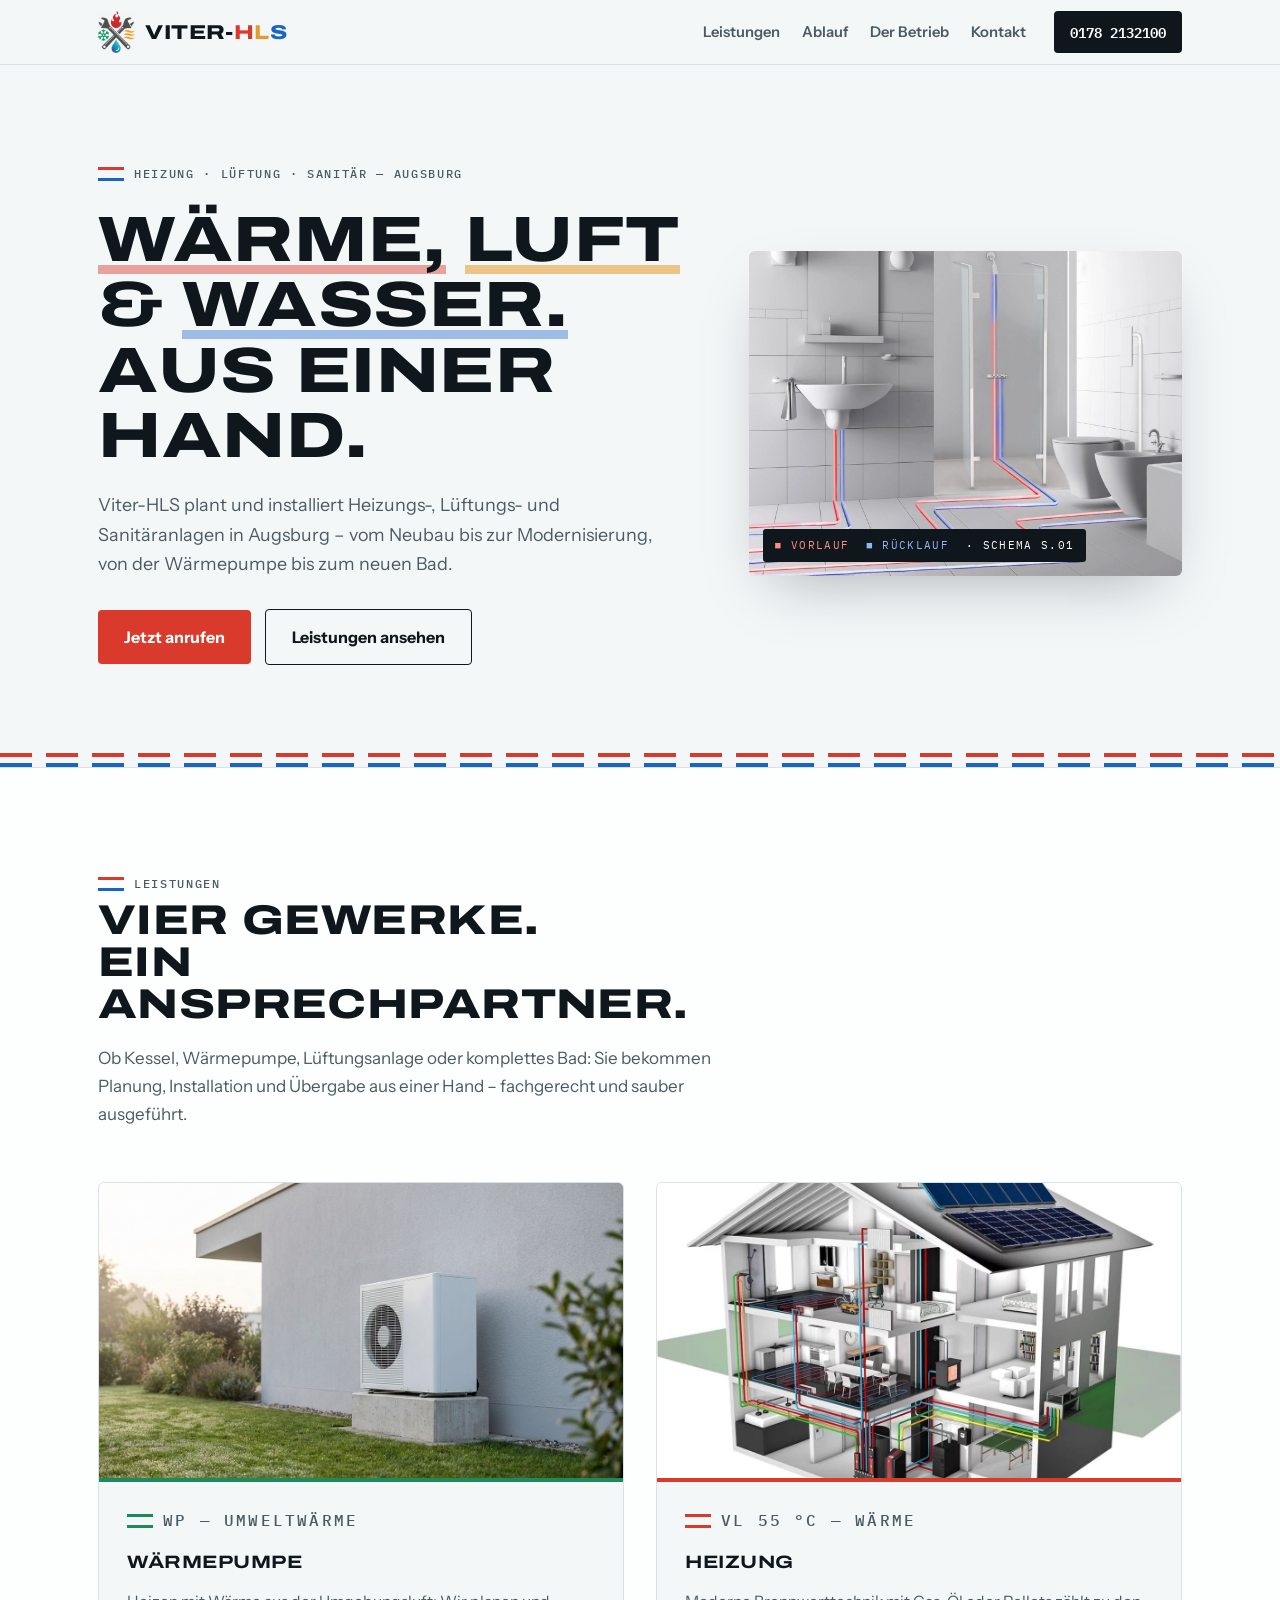
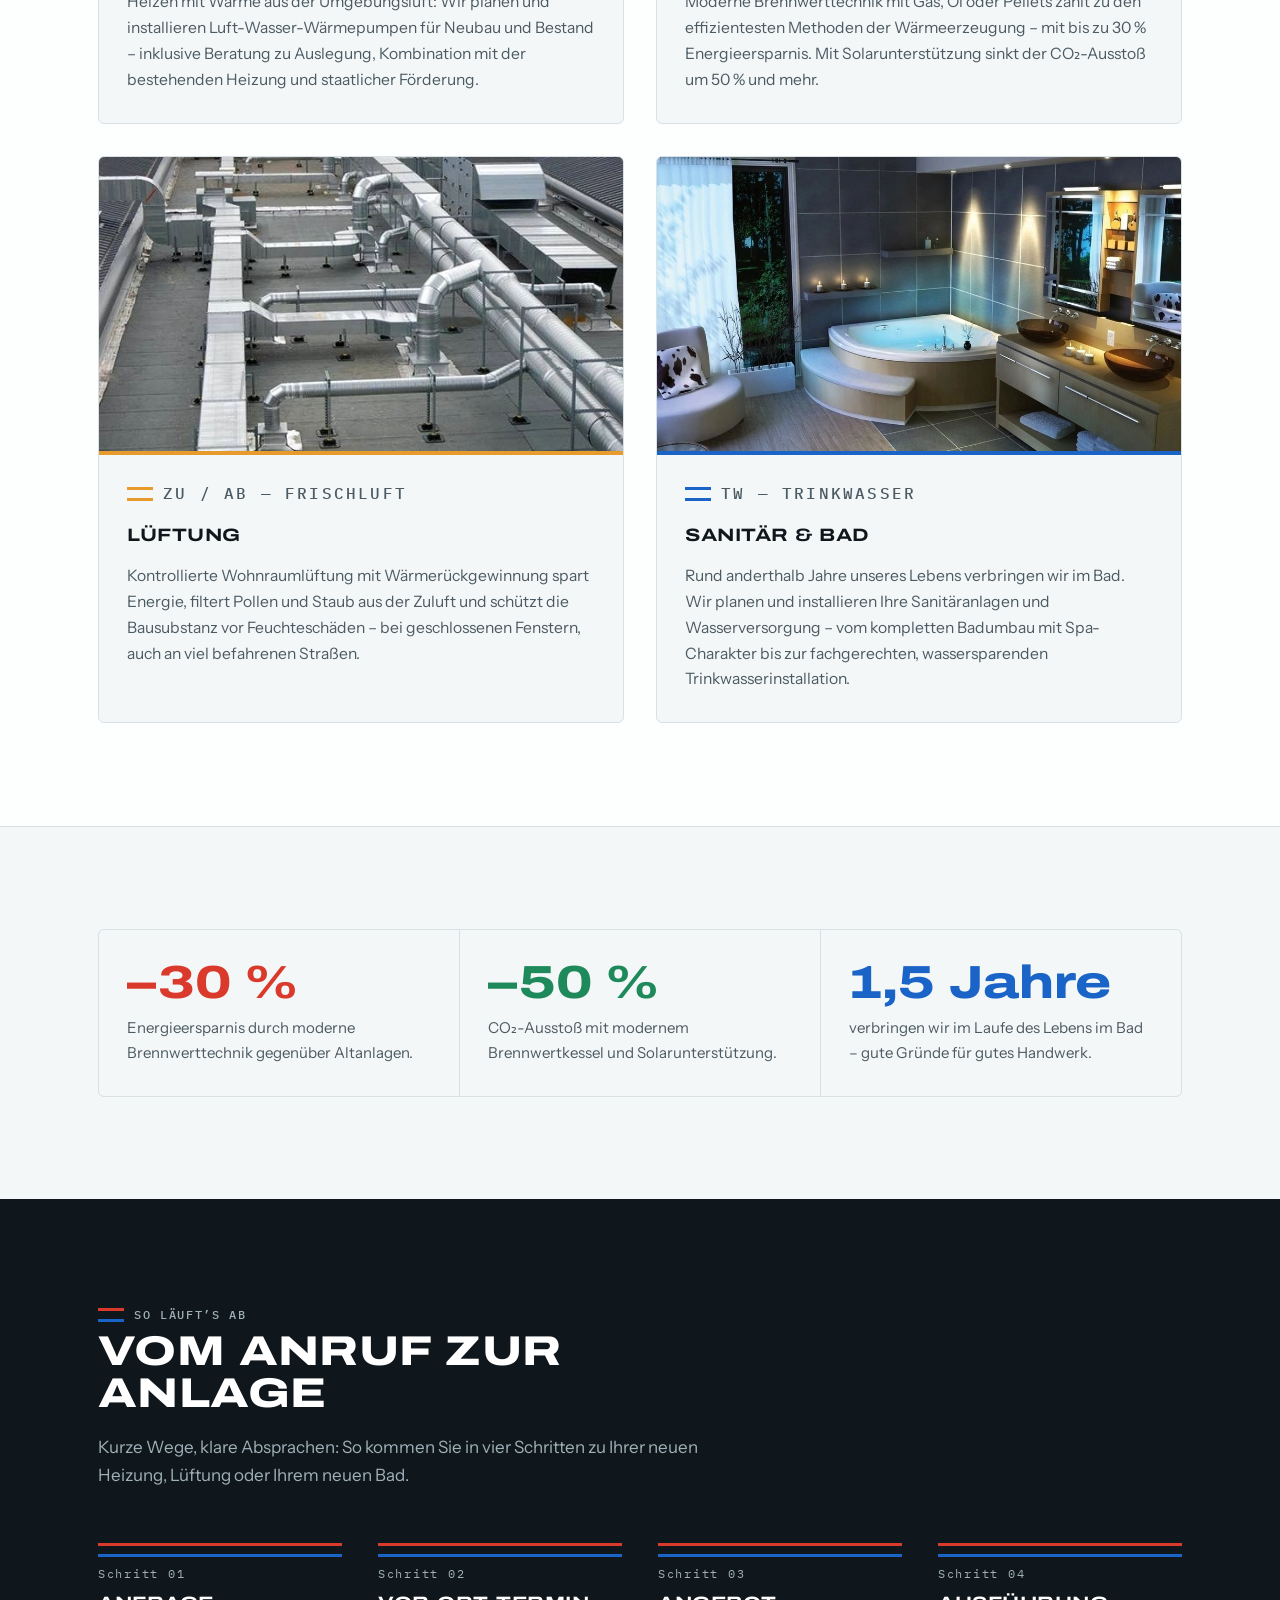
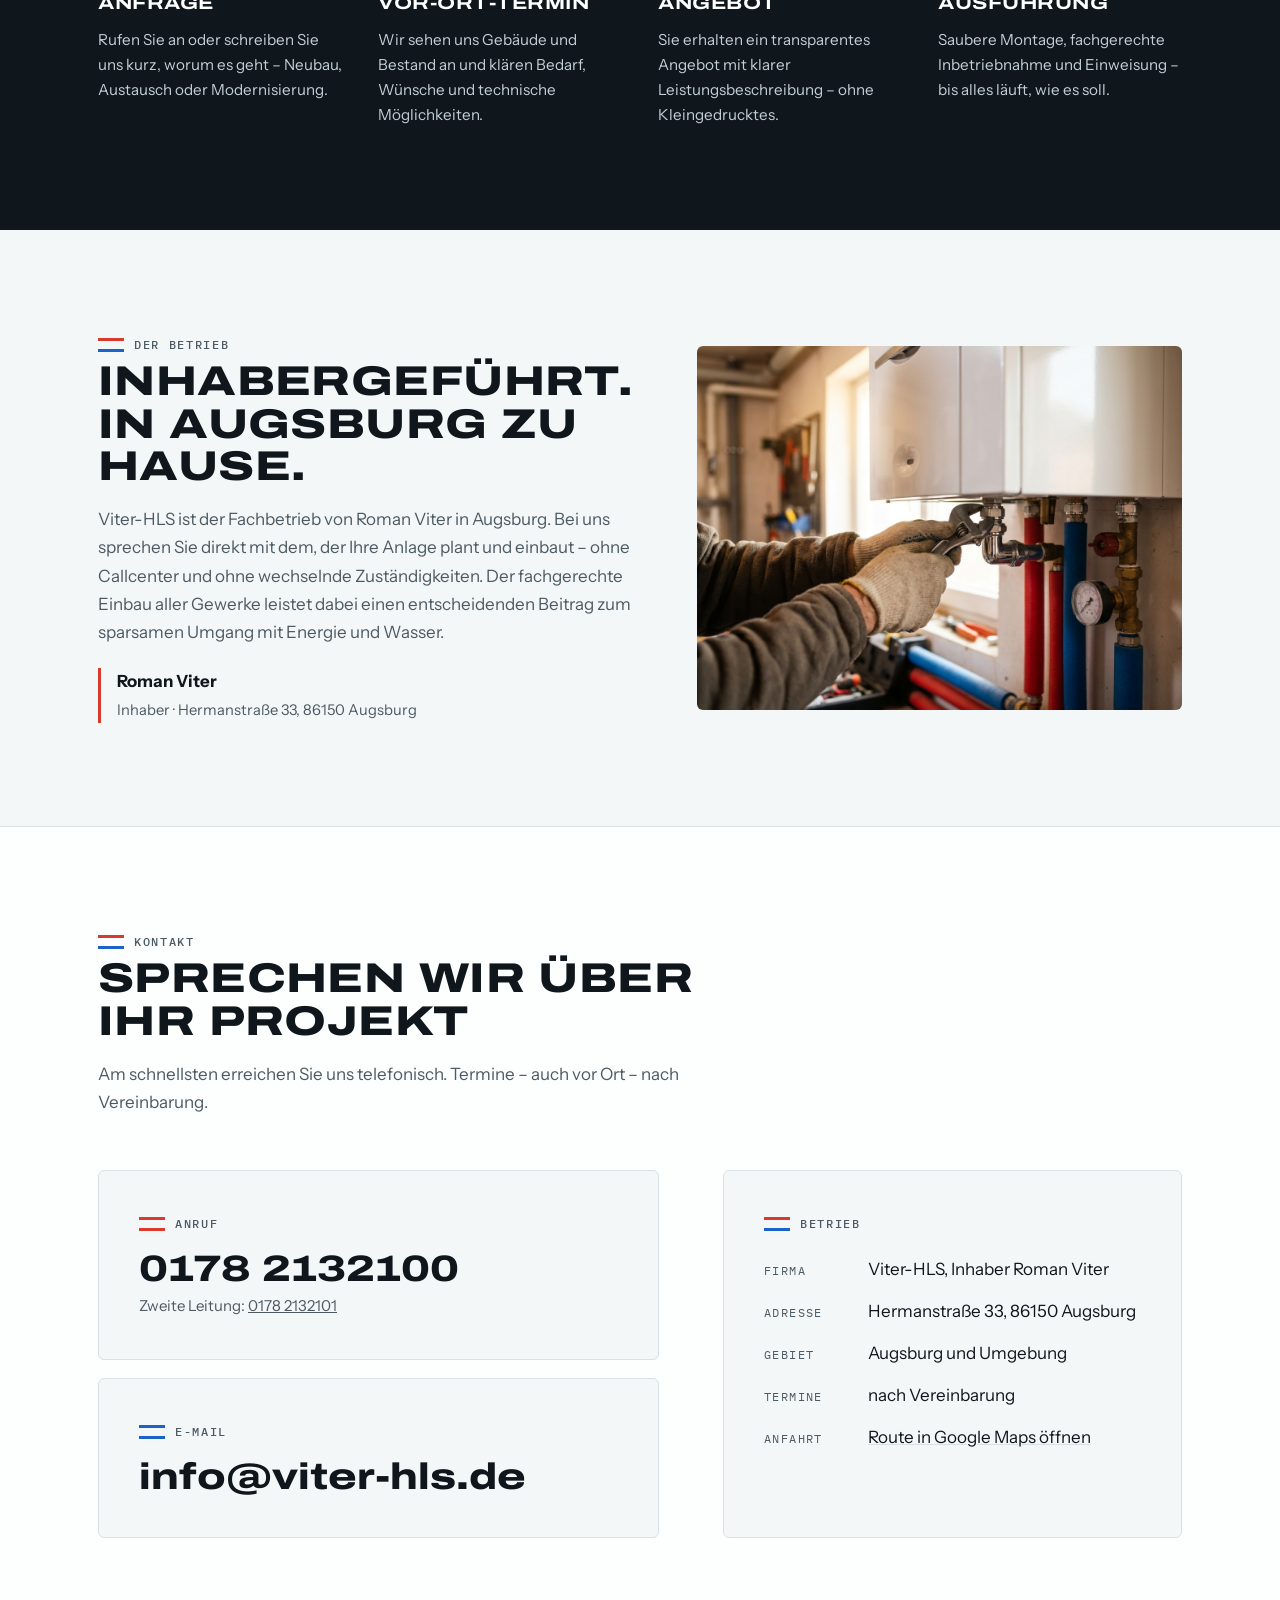
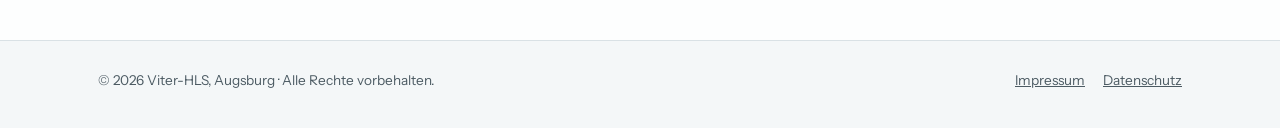
<file: index.html>
<!DOCTYPE html>
<html lang="de">
<head>
<meta charset="utf-8">
<meta name="viewport" content="width=device-width, initial-scale=1">
<title>Viter-HLS Augsburg – Heizung, Lüftung, Sanitär &amp; Wärmepumpe</title>
<meta name="description" content="Viter-HLS ist Ihr Fachbetrieb für Heizung, Lüftung, Sanitär und Wärmepumpen in Augsburg. Planung und Installation für Neubau und Modernisierung – aus einer Hand. ☎ 0178 2132100">
<!-- Demo-Deployment auf GitHub Pages. TODO bei Umzug auf viter-hls.de: canonical/og:url/og:image umstellen -->
<link rel="canonical" href="https://hasskin.github.io/viter-hls/">
<meta property="og:type" content="website">
<meta property="og:title" content="Viter-HLS Augsburg – Heizung, Lüftung, Sanitär &amp; Wärmepumpe">
<meta property="og:description" content="Planung und Installation von Heizungs-, Lüftungs- und Sanitäranlagen in Augsburg – Neubau und Modernisierung aus einer Hand.">
<meta property="og:url" content="https://hasskin.github.io/viter-hls/">
<meta property="og:image" content="https://hasskin.github.io/viter-hls/img/sanitaer-leitungen.jpg">
<meta property="og:locale" content="de_DE">
<link rel="icon" href="favicon.svg" type="image/svg+xml">
<link rel="preconnect" href="https://fonts.googleapis.com">
<link rel="preconnect" href="https://fonts.gstatic.com" crossorigin>
<link href="https://fonts.googleapis.com/css2?family=Archivo:wdth,wght@125,700..900&family=IBM+Plex+Mono:wght@400;500;600&family=Instrument+Sans:wght@400;500;600;700&display=swap" rel="stylesheet">
<link rel="stylesheet" href="css/style.css?v=2">
<script type="application/ld+json">
{
  "@context": "https://schema.org",
  "@type": ["Plumber", "HVACBusiness"],
  "@id": "https://viter-hls.de/#business",
  "name": "Viter-HLS",
  "description": "Fachbetrieb für Heizung, Lüftung, Sanitär und Wärmepumpen in Augsburg. Planung und Installation für Neubau und Modernisierung. Termine nach Vereinbarung.",
  "url": "https://viter-hls.de/",
  "telephone": "+491782132100",
  "email": "info@viter-hls.de",
  "founder": { "@type": "Person", "name": "Roman Viter" },
  "address": {
    "@type": "PostalAddress",
    "streetAddress": "Hermanstraße 33",
    "postalCode": "86150",
    "addressLocality": "Augsburg",
    "addressCountry": "DE"
  },
  "areaServed": "Augsburg und Umgebung",
  "priceRange": "€€",
  "knowsAbout": ["Wärmepumpe", "Heizung", "Brennwerttechnik", "Lüftung", "Wohnraumlüftung", "Sanitär", "Badsanierung"]
}
</script>
</head>
<body>

<header class="site-head">
  <div class="wrap">
    <a class="brand" href="#top"><img src="img/logo.png" alt="" width="37" height="42">VITER-<span class="h">H</span><span class="l">L</span><span class="s">S</span></a>
    <nav class="site-nav" aria-label="Hauptnavigation">
      <a href="#leistungen">Leistungen</a>
      <a href="#ablauf">Ablauf</a>
      <a href="#betrieb">Der Betrieb</a>
      <a href="#kontakt">Kontakt</a>
    </nav>
    <a class="head-tel" href="tel:+491782132100">0178 2132100</a>
  </div>
</header>

<main id="top">

  <!-- ===================== HERO ===================== -->
  <section class="hero" aria-label="Intro">
    <div class="wrap">
      <div>
        <p class="tag">Heizung · Lüftung · Sanitär — Augsburg</p>
        <h1><span class="u-rot">Wärme,</span> <span class="u-luft">Luft</span> &amp; <span class="u-blau">Wasser.</span><br>Aus einer Hand.</h1>
        <p class="lede">Viter-HLS plant und installiert Heizungs-, Lüftungs- und Sanitäranlagen in Augsburg – vom Neubau bis zur Modernisierung, von der Wärmepumpe bis zum neuen Bad.</p>
        <div class="cta-row">
          <a class="btn btn-primary" href="tel:+491782132100">Jetzt anrufen</a>
          <a class="btn btn-ghost" href="#leistungen">Leistungen ansehen</a>
        </div>
      </div>
      <figure class="hero-figure">
        <img src="img/sanitaer-leitungen.jpg" alt="Badezimmer mit sichtbar verlegten roten und blauen Wasserleitungen im Boden" width="1600" height="1067" fetchpriority="high">
        <figcaption><span class="vl">■ Vorlauf</span>&nbsp;&nbsp;<span class="rl">■ Rücklauf</span>&nbsp;&nbsp;· Schema S.01</figcaption>
      </figure>
    </div>
    <div class="pipe-divider" aria-hidden="true"></div>
  </section>

  <!-- ===================== LEISTUNGEN ===================== -->
  <section id="leistungen">
    <div class="wrap">
      <div class="section-head reveal">
        <p class="tag">Leistungen</p>
        <h2>Vier Gewerke.<br>Ein Ansprechpartner.</h2>
        <p>Ob Kessel, Wärmepumpe, Lüftungsanlage oder komplettes Bad: Sie bekommen Planung, Installation und Übergabe aus einer Hand – fachgerecht und sauber ausgeführt.</p>
      </div>
      <div class="service-grid">
        <article class="service service--gruen reveal" id="waermepumpe">
          <img src="img/waermepumpe.jpg" alt="Moderne Luft-Wasser-Wärmepumpe an der Fassade eines Einfamilienhauses" loading="lazy">
          <div class="body">
            <p class="tag tag--gruen">WP — Umweltwärme</p>
            <h3>Wärmepumpe</h3>
            <p>Heizen mit Wärme aus der Umgebungsluft: Wir planen und installieren Luft-Wasser-Wärmepumpen für Neubau und Bestand – inklusive Beratung zu Auslegung, Kombination mit der bestehenden Heizung und staatlicher Förderung.</p>
          </div>
        </article>
        <article class="service service--rot reveal">
          <img src="img/heizung-anlage.jpg" alt="Schema einer modernen Heizungsanlage mit Speicher und Wärmeverteilung" loading="lazy">
          <div class="body">
            <p class="tag tag--rot">VL 55 °C — Wärme</p>
            <h3>Heizung</h3>
            <p>Moderne Brennwerttechnik mit Gas, Öl oder Pellets zählt zu den effizientesten Methoden der Wärmeerzeugung – mit bis zu 30&nbsp;% Energieersparnis. Mit Solarunterstützung sinkt der CO₂-Ausstoß um 50&nbsp;% und mehr.</p>
          </div>
        </article>
        <article class="service service--luft reveal">
          <img src="img/lueftung-montage.jpg" alt="Montage von Lüftungskanälen einer kontrollierten Wohnraumlüftung" loading="lazy">
          <div class="body">
            <p class="tag tag--luft">ZU / AB — Frischluft</p>
            <h3>Lüftung</h3>
            <p>Kontrollierte Wohnraumlüftung mit Wärmerückgewinnung spart Energie, filtert Pollen und Staub aus der Zuluft und schützt die Bausubstanz vor Feuchteschäden – bei geschlossenen Fenstern, auch an viel befahrenen Straßen.</p>
          </div>
        </article>
        <article class="service service--blau reveal">
          <img src="img/bad-wellness.jpg" alt="Modernes Badezimmer mit Eckbadewanne und stimmungsvoller Beleuchtung" loading="lazy">
          <div class="body">
            <p class="tag tag--blau">TW — Trinkwasser</p>
            <h3>Sanitär &amp; Bad</h3>
            <p>Rund anderthalb Jahre unseres Lebens verbringen wir im Bad. Wir planen und installieren Ihre Sanitäranlagen und Wasserversorgung – vom kompletten Badumbau mit Spa-Charakter bis zur fachgerechten, wassersparenden Trinkwasserinstallation.</p>
          </div>
        </article>
      </div>
    </div>
  </section>

  <!-- ===================== FAKTEN ===================== -->
  <section aria-label="Zahlen und Fakten">
    <div class="wrap">
      <div class="facts reveal">
        <div class="fact">
          <div class="num" style="color:var(--rot)">–30&nbsp;%</div>
          <p>Energieersparnis durch moderne Brennwerttechnik gegenüber Altanlagen.</p>
        </div>
        <div class="fact">
          <div class="num" style="color:var(--gruen)">–50&nbsp;%</div>
          <p>CO₂-Ausstoß mit modernem Brennwertkessel und Solarunterstützung.</p>
        </div>
        <div class="fact">
          <div class="num" style="color:var(--blau)">1,5&nbsp;Jahre</div>
          <p>verbringen wir im Laufe des Lebens im Bad – gute Gründe für gutes Handwerk.</p>
        </div>
      </div>
    </div>
  </section>

  <!-- ===================== ABLAUF ===================== -->
  <section id="ablauf">
    <div class="wrap">
      <div class="section-head reveal">
        <p class="tag">So läuft&rsquo;s ab</p>
        <h2>Vom Anruf zur Anlage</h2>
        <p>Kurze Wege, klare Absprachen: So kommen Sie in vier Schritten zu Ihrer neuen Heizung, Lüftung oder Ihrem neuen Bad.</p>
      </div>
      <div class="steps">
        <div class="step reveal">
          <p class="no">Schritt 01</p>
          <h3>Anfrage</h3>
          <p>Rufen Sie an oder schreiben Sie uns kurz, worum es geht – Neubau, Austausch oder Modernisierung.</p>
        </div>
        <div class="step reveal">
          <p class="no">Schritt 02</p>
          <h3>Vor-Ort-Termin</h3>
          <p>Wir sehen uns Gebäude und Bestand an und klären Bedarf, Wünsche und technische Möglichkeiten.</p>
        </div>
        <div class="step reveal">
          <p class="no">Schritt 03</p>
          <h3>Angebot</h3>
          <p>Sie erhalten ein transparentes Angebot mit klarer Leistungsbeschreibung – ohne Kleingedrucktes.</p>
        </div>
        <div class="step reveal">
          <p class="no">Schritt 04</p>
          <h3>Ausführung</h3>
          <p>Saubere Montage, fachgerechte Inbetriebnahme und Einweisung – bis alles läuft, wie es soll.</p>
        </div>
      </div>
    </div>
  </section>

  <!-- ===================== BETRIEB ===================== -->
  <section id="betrieb">
    <div class="wrap">
      <div class="reveal">
        <p class="tag">Der Betrieb</p>
        <h2>Inhabergeführt.<br>In Augsburg zu Hause.</h2>
        <p>Viter-HLS ist der Fachbetrieb von Roman Viter in Augsburg. Bei uns sprechen Sie direkt mit dem, der Ihre Anlage plant und einbaut – ohne Callcenter und ohne wechselnde Zuständigkeiten. Der fachgerechte Einbau aller Gewerke leistet dabei einen entscheidenden Beitrag zum sparsamen Umgang mit Energie und Wasser.</p>
        <div class="owner">
          <strong>Roman Viter</strong>
          <span>Inhaber · Hermanstraße 33, 86150 Augsburg</span>
        </div>
      </div>
      <img class="reveal" src="img/montage-handwerk.jpg" alt="Handwerker montiert eine Armatur an einer modernen Heiztherme mit rot-blauen Leitungen" loading="lazy">
    </div>
  </section>

  <!-- ===================== KONTAKT ===================== -->
  <section id="kontakt">
    <div class="wrap">
      <div class="section-head reveal">
        <p class="tag">Kontakt</p>
        <h2>Sprechen wir über Ihr Projekt</h2>
        <p>Am schnellsten erreichen Sie uns telefonisch. Termine – auch vor Ort – nach Vereinbarung.</p>
      </div>
      <div class="contact-grid">
        <div class="reveal">
          <div class="contact-card">
            <p class="tag tag--rot">Anruf</p>
            <p style="margin:10px 0 4px"><a class="contact-big" href="tel:+491782132100">0178 2132100</a></p>
            <p style="color:var(--steel);font-size:0.94rem">Zweite Leitung: <a href="tel:+491782132101">0178 2132101</a></p>
          </div>
          <div class="contact-card">
            <p class="tag tag--blau">E-Mail</p>
            <p style="margin:10px 0 0"><a class="contact-big" href="mailto:info@viter-hls.de">info@viter-hls.de</a></p>
          </div>
        </div>
        <div class="contact-card reveal">
          <p class="tag">Betrieb</p>
          <ul class="contact-list" style="margin-top:16px">
            <li><span class="k">Firma</span><span>Viter-HLS, Inhaber Roman Viter</span></li>
            <li><span class="k">Adresse</span><span>Hermanstraße 33, 86150 Augsburg</span></li>
            <li><span class="k">Gebiet</span><span>Augsburg und Umgebung</span></li>
            <li><span class="k">Termine</span><span>nach Vereinbarung</span></li>
            <li><span class="k">Anfahrt</span><a href="https://www.google.com/maps/search/?api=1&amp;query=Hermanstra%C3%9Fe%2033%2C%2086150%20Augsburg" target="_blank" rel="noopener">Route in Google Maps öffnen</a></li>
          </ul>
        </div>
      </div>
    </div>
  </section>

</main>

<footer class="site-foot">
  <div class="wrap">
    <small>© 2026 Viter-HLS, Augsburg · Alle Rechte vorbehalten.</small>
    <nav aria-label="Rechtliches">
      <a href="impressum.html">Impressum</a>
      <a href="datenschutz.html">Datenschutz</a>
    </nav>
  </div>
</footer>

<script>
(function () {
  var reduced = window.matchMedia('(prefers-reduced-motion: reduce)').matches;
  if (reduced || document.hidden || !('IntersectionObserver' in window)) return;
  document.documentElement.classList.add('reveal-armed');
  var io = new IntersectionObserver(function (entries) {
    entries.forEach(function (e) {
      if (e.isIntersecting) { e.target.classList.add('is-in'); io.unobserve(e.target); }
    });
  }, { rootMargin: '0px 0px -8% 0px' });
  document.querySelectorAll('.reveal').forEach(function (el) { io.observe(el); });
})();
</script>

</body>
</html>
</file>
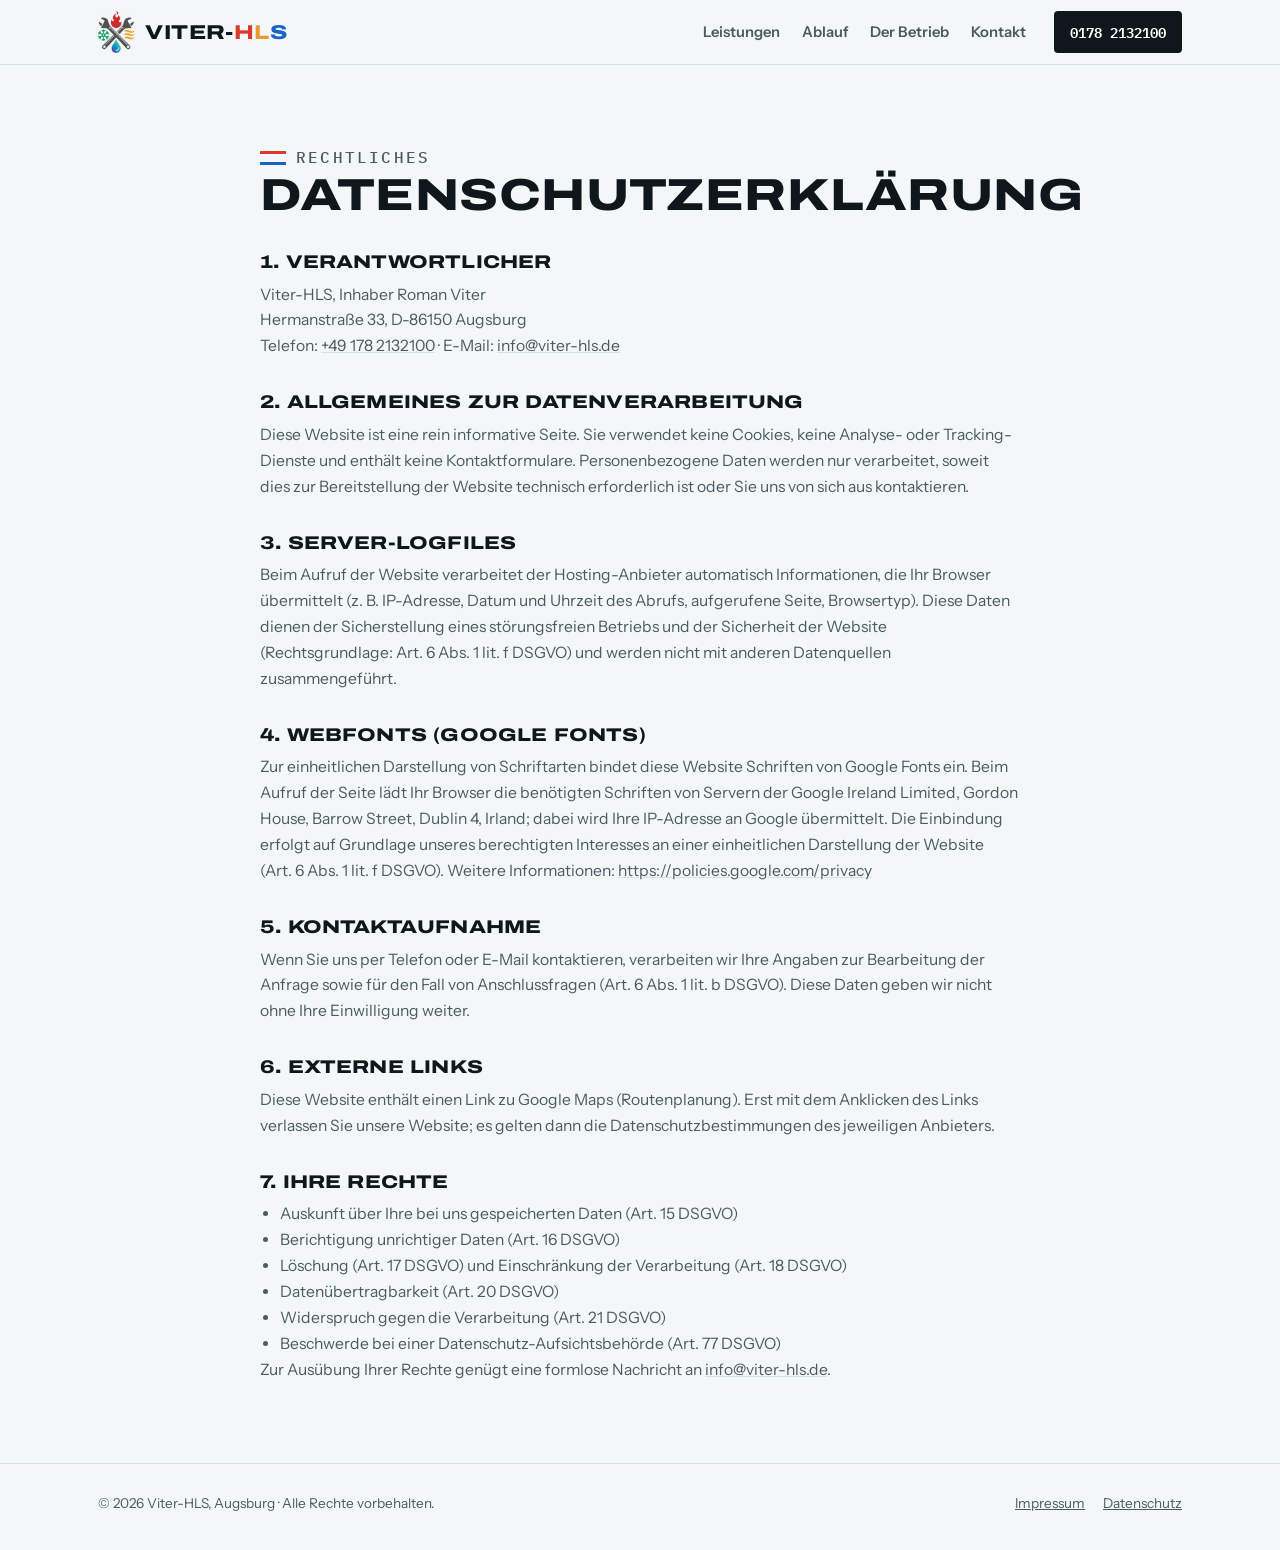
<file: datenschutz.html>
<!DOCTYPE html>
<html lang="de">
<head>
<meta charset="utf-8">
<meta name="viewport" content="width=device-width, initial-scale=1">
<title>Datenschutzerklärung – Viter-HLS Augsburg</title>
<meta name="robots" content="noindex, follow">
<link rel="icon" href="favicon.svg" type="image/svg+xml">
<link rel="preconnect" href="https://fonts.googleapis.com">
<link rel="preconnect" href="https://fonts.gstatic.com" crossorigin>
<link href="https://fonts.googleapis.com/css2?family=Archivo:wdth,wght@125,700..900&family=IBM+Plex+Mono:wght@400;500;600&family=Instrument+Sans:wght@400;500;600;700&display=swap" rel="stylesheet">
<link rel="stylesheet" href="css/style.css?v=2">
</head>
<body>

<header class="site-head">
  <div class="wrap">
    <a class="brand" href="index.html"><img src="img/logo.png" alt="" width="37" height="42">VITER-<span class="h">H</span><span class="l">L</span><span class="s">S</span></a>
    <nav class="site-nav" aria-label="Hauptnavigation">
      <a href="index.html#leistungen">Leistungen</a>
      <a href="index.html#ablauf">Ablauf</a>
      <a href="index.html#betrieb">Der Betrieb</a>
      <a href="index.html#kontakt">Kontakt</a>
    </nav>
    <a class="head-tel" href="tel:+491782132100">0178 2132100</a>
  </div>
</header>

<main class="wrap legal">
  <p class="tag">Rechtliches</p>
  <h1>Datenschutzerklärung</h1>

  <h2>1. Verantwortlicher</h2>
  <p>
    Viter-HLS, Inhaber Roman Viter<br>
    Hermanstraße 33, D-86150 Augsburg<br>
    Telefon: <a href="tel:+491782132100">+49 178 2132100</a> ·
    E-Mail: <a href="mailto:info@viter-hls.de">info@viter-hls.de</a>
  </p>

  <h2>2. Allgemeines zur Datenverarbeitung</h2>
  <p>Diese Website ist eine rein informative Seite. Sie verwendet keine Cookies, keine Analyse- oder Tracking-Dienste und enthält keine Kontaktformulare. Personenbezogene Daten werden nur verarbeitet, soweit dies zur Bereitstellung der Website technisch erforderlich ist oder Sie uns von sich aus kontaktieren.</p>

  <h2>3. Server-Logfiles</h2>
  <p>Beim Aufruf der Website verarbeitet der Hosting-Anbieter automatisch Informationen, die Ihr Browser übermittelt (z.&nbsp;B. IP-Adresse, Datum und Uhrzeit des Abrufs, aufgerufene Seite, Browsertyp). Diese Daten dienen der Sicherstellung eines störungsfreien Betriebs und der Sicherheit der Website (Rechtsgrundlage: Art.&nbsp;6 Abs.&nbsp;1 lit.&nbsp;f DSGVO) und werden nicht mit anderen Datenquellen zusammengeführt.</p>

  <h2>4. Webfonts (Google Fonts)</h2>
  <p>Zur einheitlichen Darstellung von Schriftarten bindet diese Website Schriften von Google Fonts ein. Beim Aufruf der Seite lädt Ihr Browser die benötigten Schriften von Servern der Google Ireland Limited, Gordon House, Barrow Street, Dublin 4, Irland; dabei wird Ihre IP-Adresse an Google übermittelt. Die Einbindung erfolgt auf Grundlage unseres berechtigten Interesses an einer einheitlichen Darstellung der Website (Art.&nbsp;6 Abs.&nbsp;1 lit.&nbsp;f DSGVO). Weitere Informationen: <a href="https://policies.google.com/privacy" target="_blank" rel="noopener">https://policies.google.com/privacy</a></p>

  <h2>5. Kontaktaufnahme</h2>
  <p>Wenn Sie uns per Telefon oder E-Mail kontaktieren, verarbeiten wir Ihre Angaben zur Bearbeitung der Anfrage sowie für den Fall von Anschlussfragen (Art.&nbsp;6 Abs.&nbsp;1 lit.&nbsp;b DSGVO). Diese Daten geben wir nicht ohne Ihre Einwilligung weiter.</p>

  <h2>6. Externe Links</h2>
  <p>Diese Website enthält einen Link zu Google Maps (Routenplanung). Erst mit dem Anklicken des Links verlassen Sie unsere Website; es gelten dann die Datenschutzbestimmungen des jeweiligen Anbieters.</p>

  <h2>7. Ihre Rechte</h2>
  <ul>
    <li>Auskunft über Ihre bei uns gespeicherten Daten (Art.&nbsp;15 DSGVO)</li>
    <li>Berichtigung unrichtiger Daten (Art.&nbsp;16 DSGVO)</li>
    <li>Löschung (Art.&nbsp;17 DSGVO) und Einschränkung der Verarbeitung (Art.&nbsp;18 DSGVO)</li>
    <li>Datenübertragbarkeit (Art.&nbsp;20 DSGVO)</li>
    <li>Widerspruch gegen die Verarbeitung (Art.&nbsp;21 DSGVO)</li>
    <li>Beschwerde bei einer Datenschutz-Aufsichtsbehörde (Art.&nbsp;77 DSGVO)</li>
  </ul>
  <p>Zur Ausübung Ihrer Rechte genügt eine formlose Nachricht an <a href="mailto:info@viter-hls.de">info@viter-hls.de</a>.</p>
</main>

<footer class="site-foot">
  <div class="wrap">
    <small>© 2026 Viter-HLS, Augsburg · Alle Rechte vorbehalten.</small>
    <nav aria-label="Rechtliches">
      <a href="impressum.html">Impressum</a>
      <a href="datenschutz.html">Datenschutz</a>
    </nav>
  </div>
</footer>

</body>
</html>
</file>
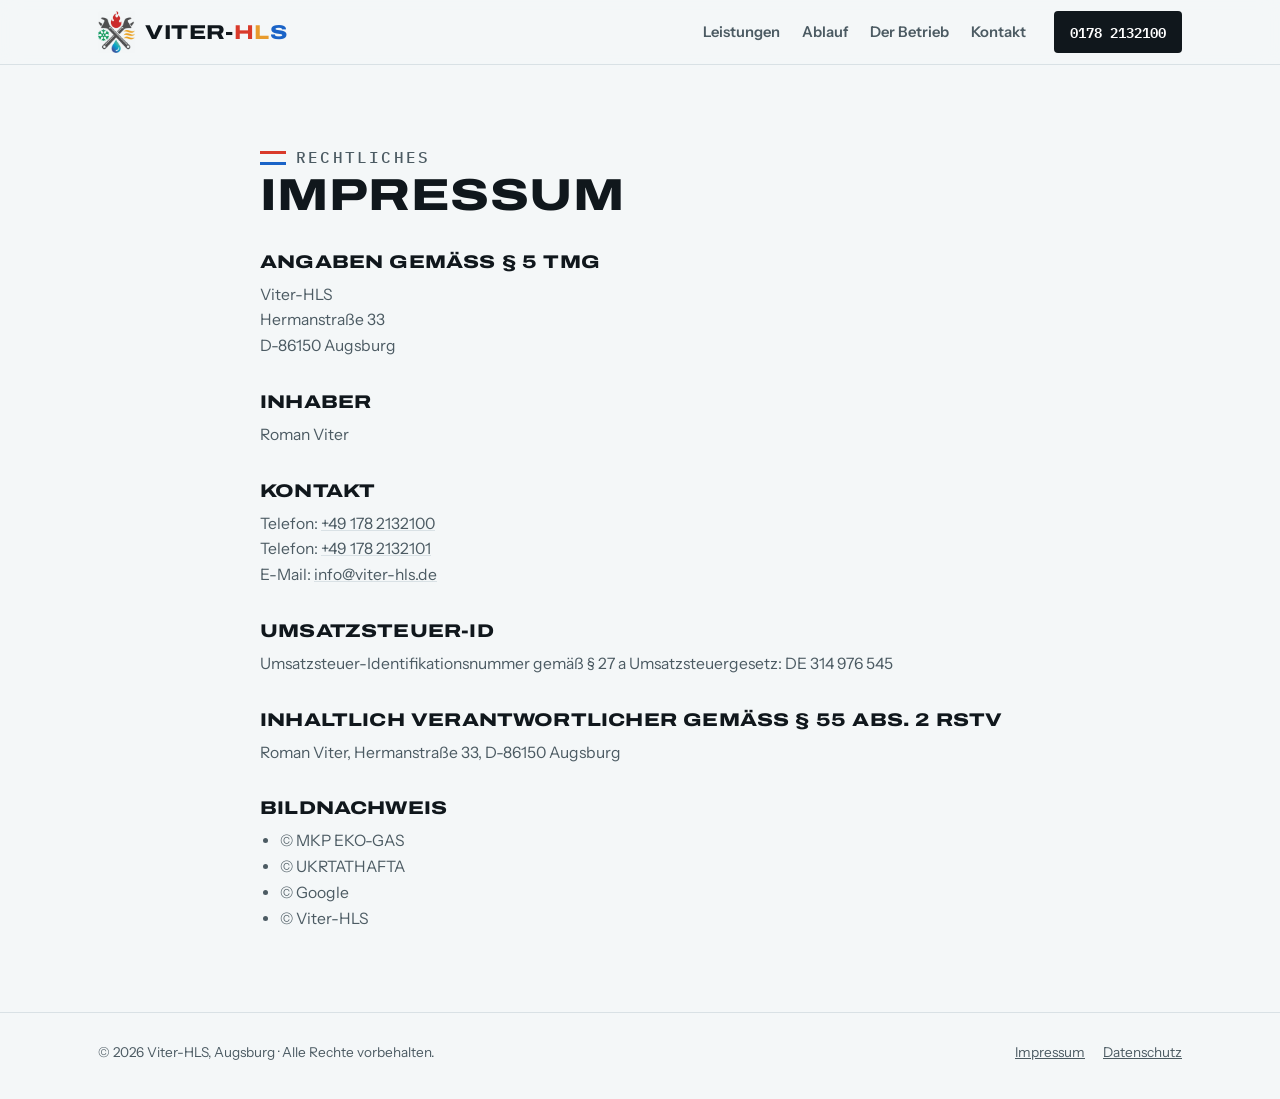
<file: impressum.html>
<!DOCTYPE html>
<html lang="de">
<head>
<meta charset="utf-8">
<meta name="viewport" content="width=device-width, initial-scale=1">
<title>Impressum – Viter-HLS Augsburg</title>
<meta name="robots" content="noindex, follow">
<link rel="icon" href="favicon.svg" type="image/svg+xml">
<link rel="preconnect" href="https://fonts.googleapis.com">
<link rel="preconnect" href="https://fonts.gstatic.com" crossorigin>
<link href="https://fonts.googleapis.com/css2?family=Archivo:wdth,wght@125,700..900&family=IBM+Plex+Mono:wght@400;500;600&family=Instrument+Sans:wght@400;500;600;700&display=swap" rel="stylesheet">
<link rel="stylesheet" href="css/style.css?v=2">
</head>
<body>

<header class="site-head">
  <div class="wrap">
    <a class="brand" href="index.html"><img src="img/logo.png" alt="" width="37" height="42">VITER-<span class="h">H</span><span class="l">L</span><span class="s">S</span></a>
    <nav class="site-nav" aria-label="Hauptnavigation">
      <a href="index.html#leistungen">Leistungen</a>
      <a href="index.html#ablauf">Ablauf</a>
      <a href="index.html#betrieb">Der Betrieb</a>
      <a href="index.html#kontakt">Kontakt</a>
    </nav>
    <a class="head-tel" href="tel:+491782132100">0178 2132100</a>
  </div>
</header>

<main class="wrap legal">
  <p class="tag">Rechtliches</p>
  <h1>Impressum</h1>

  <h2>Angaben gemäß § 5 TMG</h2>
  <p>
    Viter-HLS<br>
    Hermanstraße 33<br>
    D-86150 Augsburg
  </p>

  <h2>Inhaber</h2>
  <p>Roman Viter</p>

  <h2>Kontakt</h2>
  <p>
    Telefon: <a href="tel:+491782132100">+49 178 2132100</a><br>
    Telefon: <a href="tel:+491782132101">+49 178 2132101</a><br>
    E-Mail: <a href="mailto:info@viter-hls.de">info@viter-hls.de</a>
  </p>

  <h2>Umsatzsteuer-ID</h2>
  <p>Umsatzsteuer-Identifikationsnummer gemäß § 27 a Umsatzsteuergesetz: DE&nbsp;314&nbsp;976&nbsp;545</p>

  <h2>Inhaltlich Verantwortlicher gemäß § 55 Abs. 2 RStV</h2>
  <p>Roman Viter, Hermanstraße 33, D-86150 Augsburg</p>

  <h2>Bildnachweis</h2>
  <ul>
    <li>© MKP EKO-GAS</li>
    <li>© UKRTATHAFTA</li>
    <li>© Google</li>
    <li>© Viter-HLS</li>
  </ul>
</main>

<footer class="site-foot">
  <div class="wrap">
    <small>© 2026 Viter-HLS, Augsburg · Alle Rechte vorbehalten.</small>
    <nav aria-label="Rechtliches">
      <a href="impressum.html">Impressum</a>
      <a href="datenschutz.html">Datenschutz</a>
    </nav>
  </div>
</footer>

</body>
</html>
</file>
<file: css/style.css>
/* ============================================================
   VITER-HLS · Augsburg — Heizung · Lüftung · Sanitär
   Design tokens
   porcelain  #F4F7F8  (kühles Fliesenweiß, Flächen)
   ink        #10171C  (Anthrazit, Text)
   steel      #4C5B63  (Sekundärtext)
   rot        #D93A2B  (Vorlauf / Heizung)
   blau       #1A63C7  (Rücklauf / Sanitär, Wasser)
   luft       #E89B2D  (Lüftung)
   gruen      #1E8A5B  (Wärmepumpe / Umwelt)
   line       #D9E1E5  (Haarlinien)
   ============================================================ */

:root {
  --porcelain: #F4F7F8;
  --paper: #FDFEFE;
  --ink: #10171C;
  --steel: #4C5B63;
  --rot: #D93A2B;
  --blau: #1A63C7;
  --luft: #E89B2D;
  --gruen: #1E8A5B;
  --line: #D9E1E5;
  --font-display: "Archivo", "Arial Narrow", sans-serif;
  --font-body: "Instrument Sans", "Helvetica Neue", sans-serif;
  --font-mono: "IBM Plex Mono", "Courier New", monospace;
  --max: 1180px;
  --pad: clamp(20px, 4vw, 48px);
}

* { margin: 0; padding: 0; box-sizing: border-box; }

html { scroll-behavior: smooth; }
@media (prefers-reduced-motion: reduce) {
  html { scroll-behavior: auto; }
  *, *::before, *::after { animation: none !important; transition: none !important; }
}

body {
  font-family: var(--font-body);
  font-size: 17px;
  line-height: 1.65;
  color: var(--ink);
  background: var(--porcelain);
  -webkit-font-smoothing: antialiased;
}

img { max-width: 100%; height: auto; display: block; }

a { color: inherit; }

.wrap { max-width: var(--max); margin: 0 auto; padding-left: var(--pad); padding-right: var(--pad); }

/* ---------- Display type ---------- */
h1, h2, .display {
  font-family: var(--font-display);
  font-stretch: 125%;
  font-weight: 800;
  text-transform: uppercase;
  letter-spacing: 0.01em;
  line-height: 1.02;
}

h1 { font-size: clamp(2.2rem, 5.2vw, 4rem); }
h2 { font-size: clamp(1.7rem, 3.6vw, 2.6rem); margin-bottom: 18px; }
h3 {
  font-family: var(--font-display);
  font-stretch: 125%;
  font-weight: 700;
  text-transform: uppercase;
  font-size: 1.12rem;
  letter-spacing: 0.03em;
}

/* Rohrleitungs-Etikett (mono tag) */
.tag {
  font-family: var(--font-mono);
  font-size: 0.74rem;
  font-weight: 500;
  letter-spacing: 0.14em;
  text-transform: uppercase;
  color: var(--steel);
  display: inline-flex;
  align-items: center;
  gap: 10px;
}
.tag::before {
  content: "";
  width: 26px;
  height: 8px;
  border-top: 3px solid var(--rot);
  border-bottom: 3px solid var(--blau);
}
.tag--rot::before { border-top-color: var(--rot); border-bottom-color: var(--rot); }
.tag--blau::before { border-top-color: var(--blau); border-bottom-color: var(--blau); }
.tag--luft::before { border-top-color: var(--luft); border-bottom-color: var(--luft); }
.tag--gruen::before { border-top-color: var(--gruen); border-bottom-color: var(--gruen); }

/* ---------- Header ---------- */
.site-head {
  position: sticky;
  top: 0;
  z-index: 50;
  background: rgba(244, 247, 248, 0.92);
  backdrop-filter: blur(10px);
  border-bottom: 1px solid var(--line);
}
.site-head .wrap {
  display: flex;
  align-items: center;
  gap: 28px;
  height: 64px;
}
.brand {
  font-family: var(--font-display);
  font-stretch: 125%;
  font-weight: 800;
  font-size: 1.25rem;
  letter-spacing: 0.02em;
  text-decoration: none;
  white-space: nowrap;
  display: flex;
  align-items: center;
}
.brand img { height: 42px; width: auto; margin-right: 10px; mix-blend-mode: multiply; }
.brand .h { color: var(--rot); }
.brand .l { color: var(--luft); }
.brand .s { color: var(--blau); }
.site-nav { display: flex; gap: 22px; margin-left: auto; }
.site-nav a {
  text-decoration: none;
  font-size: 0.92rem;
  font-weight: 600;
  color: var(--steel);
}
.site-nav a:hover { color: var(--ink); }
.head-tel {
  font-family: var(--font-mono);
  font-size: 0.88rem;
  font-weight: 600;
  text-decoration: none;
  background: var(--ink);
  color: #fff;
  padding: 9px 16px;
  border-radius: 4px;
  white-space: nowrap;
}
.head-tel:hover { background: var(--rot); }
@media (max-width: 860px) {
  .site-nav { display: none; }
  .head-tel { margin-left: auto; }
}

/* ---------- Hero ---------- */
.hero { padding: clamp(48px, 8vw, 96px) 0 0; }
.hero .wrap {
  display: grid;
  grid-template-columns: 1.15fr 0.85fr;
  gap: clamp(28px, 5vw, 64px);
  align-items: center;
}
.hero h1 { margin: 18px 0 22px; }
.hero h1 .u-rot  { box-shadow: inset 0 -0.14em 0 0 color-mix(in srgb, var(--rot) 45%, transparent); }
.hero h1 .u-luft { box-shadow: inset 0 -0.14em 0 0 color-mix(in srgb, var(--luft) 55%, transparent); }
.hero h1 .u-blau { box-shadow: inset 0 -0.14em 0 0 color-mix(in srgb, var(--blau) 40%, transparent); }
.hero .lede { font-size: 1.12rem; color: var(--steel); max-width: 34em; margin-bottom: 30px; }
.cta-row { display: flex; flex-wrap: wrap; gap: 14px; align-items: center; }
.btn {
  display: inline-block;
  text-decoration: none;
  font-weight: 700;
  font-size: 1rem;
  padding: 14px 26px;
  border-radius: 4px;
}
.btn-primary { background: var(--rot); color: #fff; }
.btn-primary:hover { background: #b92e21; }
.btn-ghost { border: 1.5px solid var(--ink); color: var(--ink); }
.btn-ghost:hover { background: var(--ink); color: #fff; }

.hero-figure { position: relative; }
.hero-figure img {
  border-radius: 6px;
  box-shadow: 0 24px 60px -24px rgba(16, 23, 28, 0.35);
  aspect-ratio: 4 / 3;
  object-fit: cover;
  object-position: 22% 62%;
  width: 100%;
}
.hero-figure figcaption {
  position: absolute;
  left: 14px;
  bottom: 14px;
  background: var(--ink);
  color: #fff;
  font-family: var(--font-mono);
  font-size: 0.7rem;
  letter-spacing: 0.12em;
  text-transform: uppercase;
  padding: 7px 12px;
  border-radius: 3px;
}
.hero-figure figcaption .vl { color: #ff8d80; }
.hero-figure figcaption .rl { color: #8db8f5; }
@media (max-width: 860px) {
  .hero .wrap { grid-template-columns: 1fr; }
}

/* Rohr-Trenner: animierte Vorlauf/Rücklauf-Doppellinie */
.pipe-divider {
  margin-top: clamp(48px, 7vw, 88px);
  height: 14px;
  position: relative;
  overflow: hidden;
}
.pipe-divider::before,
.pipe-divider::after {
  content: "";
  position: absolute;
  left: 0;
  right: 0;
  height: 4px;
  background-image: linear-gradient(90deg, currentColor 0 70%, transparent 70% 100%);
  background-size: 46px 4px;
}
.pipe-divider::before { top: 0; color: var(--rot); animation: flow-r 2.4s linear infinite; }
.pipe-divider::after { bottom: 0; color: var(--blau); animation: flow-l 2.4s linear infinite; }
@keyframes flow-r { from { background-position-x: 0; } to { background-position-x: 46px; } }
@keyframes flow-l { from { background-position-x: 0; } to { background-position-x: -46px; } }

/* ---------- Sections ---------- */
section { padding: clamp(56px, 8vw, 104px) 0; }
.section-head { max-width: 640px; margin-bottom: clamp(30px, 5vw, 54px); }
.section-head p { color: var(--steel); }

/* ---------- Leistungen ---------- */
#leistungen { background: var(--paper); border-top: 1px solid var(--line); border-bottom: 1px solid var(--line); }
.service-grid {
  display: grid;
  grid-template-columns: repeat(2, 1fr);
  gap: clamp(18px, 3vw, 32px);
}
.service {
  background: var(--porcelain);
  border: 1px solid var(--line);
  border-radius: 6px;
  overflow: hidden;
  display: flex;
  flex-direction: column;
}
.service img { aspect-ratio: 16 / 9; object-fit: cover; width: 100%; }
.service .body { padding: 26px 28px 30px; display: flex; flex-direction: column; gap: 12px; flex: 1; }
.service h3 { padding-top: 2px; }
.service p { color: var(--steel); font-size: 0.98rem; }
.service .body { border-top: 4px solid transparent; }
.service--gruen .body { border-top-color: var(--gruen); }
.service--rot .body { border-top-color: var(--rot); }
.service--luft .body { border-top-color: var(--luft); }
.service--blau .body { border-top-color: var(--blau); }
@media (max-width: 760px) {
  .service-grid { grid-template-columns: 1fr; }
}

/* ---------- Fakten ---------- */
.facts { display: grid; grid-template-columns: repeat(3, 1fr); gap: 1px; background: var(--line); border: 1px solid var(--line); border-radius: 6px; overflow: hidden; }
.fact { background: var(--porcelain); padding: 30px 28px; }
.fact .num {
  font-family: var(--font-display);
  font-stretch: 125%;
  font-weight: 800;
  font-size: clamp(2rem, 4vw, 2.9rem);
  line-height: 1;
}
.fact .num sup { font-size: 0.45em; }
.fact p { color: var(--steel); font-size: 0.94rem; margin-top: 10px; }
@media (max-width: 760px) { .facts { grid-template-columns: 1fr; } }

/* ---------- Ablauf ---------- */
#ablauf { background: var(--ink); color: #fff; }
#ablauf .section-head p { color: #9FB0B9; }
.steps { display: grid; grid-template-columns: repeat(4, 1fr); gap: clamp(20px, 3vw, 36px); counter-reset: step; }
.step { position: relative; padding-top: 20px; }
.step::before {
  content: "";
  position: absolute;
  top: 0; left: 0; right: 0;
  height: 8px;
  border-top: 3px solid var(--rot);
  border-bottom: 3px solid var(--blau);
}
.step .no {
  font-family: var(--font-mono);
  font-size: 0.78rem;
  letter-spacing: 0.14em;
  color: #9FB0B9;
}
.step h3 { margin: 6px 0 8px; color: #fff; }
.step p { color: #C3CFD6; font-size: 0.95rem; }
@media (max-width: 860px) { .steps { grid-template-columns: repeat(2, 1fr); } }
@media (max-width: 540px) { .steps { grid-template-columns: 1fr; } }

/* ---------- Über uns ---------- */
#betrieb .wrap { display: grid; grid-template-columns: 1fr 1fr; gap: clamp(28px, 5vw, 72px); align-items: center; }
#betrieb img { border-radius: 6px; aspect-ratio: 4 / 3; object-fit: cover; }
#betrieb .owner {
  margin-top: 22px;
  padding-left: 16px;
  border-left: 3px solid var(--rot);
}
#betrieb .owner strong { display: block; font-size: 1.05rem; }
#betrieb .owner span { color: var(--steel); font-size: 0.92rem; }
#betrieb p { color: var(--steel); }
@media (max-width: 860px) { #betrieb .wrap { grid-template-columns: 1fr; } }

/* ---------- Kontakt ---------- */
#kontakt { background: var(--paper); border-top: 1px solid var(--line); }
.contact-grid { display: grid; grid-template-columns: 1.1fr 0.9fr; gap: clamp(28px, 5vw, 64px); }
.contact-card {
  border: 1px solid var(--line);
  border-radius: 6px;
  background: var(--porcelain);
  padding: clamp(24px, 4vw, 40px);
}
.contact-card + .contact-card { margin-top: 18px; }
.contact-big {
  font-family: var(--font-display);
  font-stretch: 125%;
  font-weight: 800;
  font-size: clamp(1.5rem, 3.4vw, 2.3rem);
  text-decoration: none;
  display: inline-block;
  line-height: 1.1;
}
.contact-big:hover { color: var(--rot); }
.contact-list { list-style: none; display: grid; gap: 14px; margin-top: 8px; }
.contact-list li { display: flex; gap: 12px; align-items: baseline; }
.contact-list .k {
  font-family: var(--font-mono);
  font-size: 0.72rem;
  letter-spacing: 0.12em;
  text-transform: uppercase;
  color: var(--steel);
  flex: 0 0 92px;
}
.contact-list a { text-decoration-color: var(--line); }
.contact-list a:hover { color: var(--blau); }
@media (max-width: 860px) { .contact-grid { grid-template-columns: 1fr; } }

/* ---------- Footer ---------- */
.site-foot { border-top: 1px solid var(--line); padding: 28px 0 36px; }
.site-foot .wrap { display: flex; flex-wrap: wrap; gap: 18px; align-items: center; }
.site-foot small { color: var(--steel); font-size: 0.85rem; }
.site-foot nav { margin-left: auto; display: flex; gap: 18px; }
.site-foot nav a { font-size: 0.85rem; color: var(--steel); }
.site-foot nav a:hover { color: var(--ink); }
@media (max-width: 600px) { .site-foot nav { margin-left: 0; } }

/* ---------- Scroll-Reveal (nur wenn JS aktiv & Tab sichtbar) ---------- */
html.reveal-armed .reveal {
  opacity: 0;
  transform: translateY(18px);
  transition: opacity 0.6s ease, transform 0.6s ease;
}
html.reveal-armed .reveal.is-in { opacity: 1; transform: none; }

/* ---------- Legal pages ---------- */
.legal { padding: clamp(40px, 7vw, 80px) 0; max-width: 760px; }
.legal h1 { font-size: clamp(1.9rem, 4.5vw, 2.8rem); margin-bottom: 28px; }
.legal h2 { font-size: 1.15rem; margin: 34px 0 10px; }
.legal p, .legal li { color: var(--steel); font-size: 0.98rem; }
.legal ul { padding-left: 20px; }
.legal a { text-decoration-color: var(--line); }
</file>
